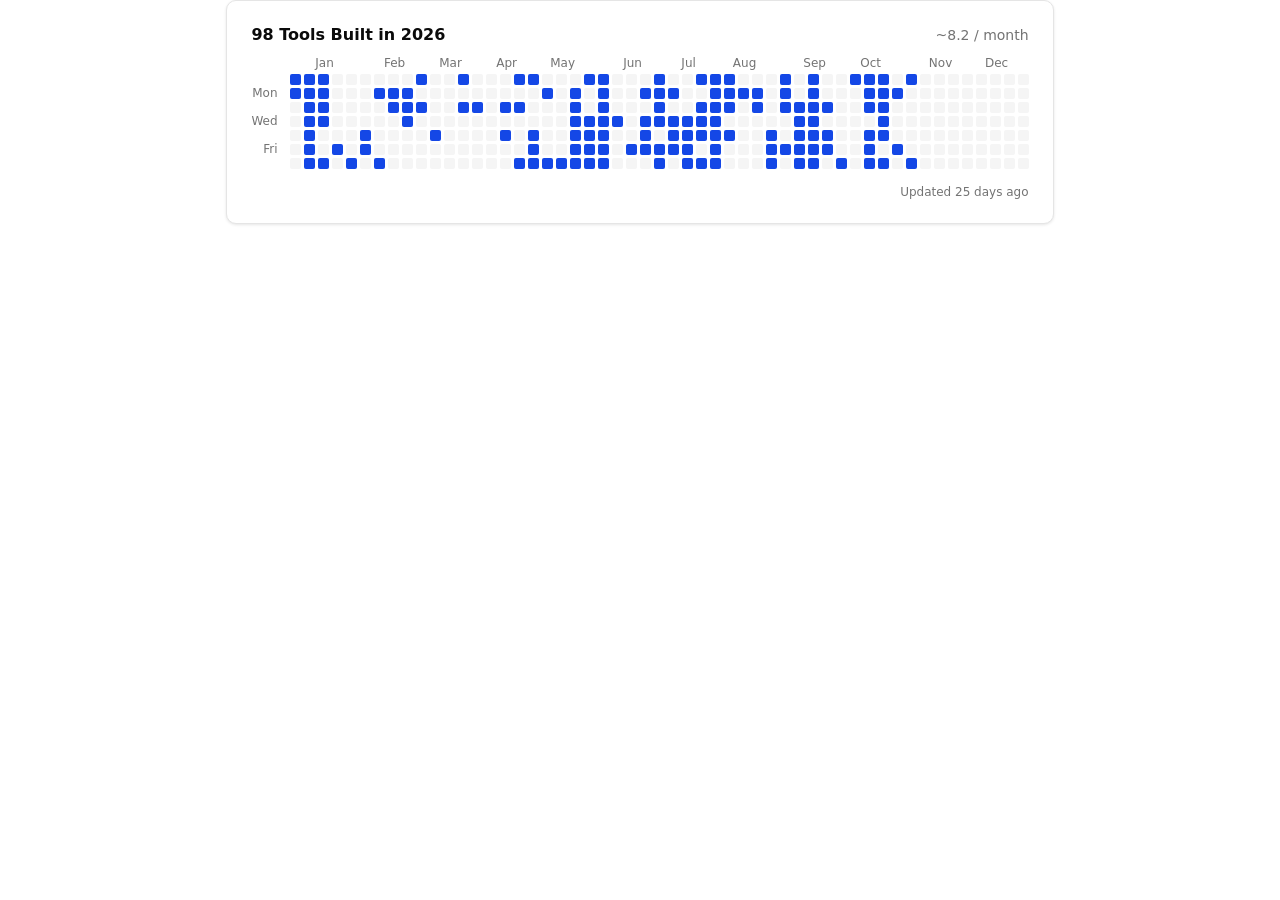
<file: index.html>
<!DOCTYPE html>
<html lang="en">
<head>
    <meta charset="UTF-8">
    <meta name="viewport" content="width=device-width, initial-scale=1.0">
    <title>Workspace Activity Heatmap</title>
    <link rel="stylesheet" href="styles.css?v=2">
</head>
<body>
    <div class="app-container">
        <div class="controls" id="ui-controls">
            <div class="custom-select" id="tooltip-format-select">
                <button class="custom-select-trigger" aria-expanded="false">
                    <span class="custom-select-value">Show Tool Names</span>
                    <svg xmlns="http://www.w3.org/2000/svg" width="24" height="24" viewBox="0 0 24 24" fill="none" stroke="currentColor" stroke-width="2" stroke-linecap="round" stroke-linejoin="round" class="custom-select-icon"><polyline points="6 9 12 15 18 9"></polyline></svg>
                </button>
                <div class="custom-select-content hidden">
                    <div class="custom-select-item" data-value="detailed">
                        <svg class="custom-select-check" xmlns="http://www.w3.org/2000/svg" width="24" height="24" viewBox="0 0 24 24" fill="none" stroke="currentColor" stroke-width="2" stroke-linecap="round" stroke-linejoin="round"><polyline points="20 6 9 17 4 12"></polyline></svg>
                        <span class="custom-select-item-text">Show File Count</span>
                    </div>
                    <div class="custom-select-item active" data-value="tools">
                        <svg class="custom-select-check" xmlns="http://www.w3.org/2000/svg" width="24" height="24" viewBox="0 0 24 24" fill="none" stroke="currentColor" stroke-width="2" stroke-linecap="round" stroke-linejoin="round"><polyline points="20 6 9 17 4 12"></polyline></svg>
                        <span class="custom-select-item-text">Show Tool Names</span>
                    </div>
                    <div class="custom-select-item" data-value="simple">
                        <svg class="custom-select-check" xmlns="http://www.w3.org/2000/svg" width="24" height="24" viewBox="0 0 24 24" fill="none" stroke="currentColor" stroke-width="2" stroke-linecap="round" stroke-linejoin="round"><polyline points="20 6 9 17 4 12"></polyline></svg>
                        <span class="custom-select-item-text">Show Active Status</span>
                    </div>
                </div>
            </div>
            <button id="toggle-theme" class="icon-button" aria-label="Toggle theme">
                <svg class="sun-icon" xmlns="http://www.w3.org/2000/svg" width="20" height="20" viewBox="0 0 24 24" fill="none" stroke="currentColor" stroke-width="2" stroke-linecap="round" stroke-linejoin="round"><circle cx="12" cy="12" r="4"/><path d="M12 2v2"/><path d="M12 20v2"/><path d="m4.93 4.93 1.41 1.41"/><path d="m17.66 17.66 1.41 1.41"/><path d="M2 12h2"/><path d="M20 12h2"/><path d="m6.34 17.66-1.41 1.41"/><path d="m19.07 4.93-1.41 1.41"/></svg>
                <svg class="moon-icon" xmlns="http://www.w3.org/2000/svg" width="20" height="20" viewBox="0 0 24 24" fill="none" stroke="currentColor" stroke-width="2" stroke-linecap="round" stroke-linejoin="round"><path d="M12 3a6 6 0 0 0 9 9 9 9 0 1 1-9-9Z"/></svg>
            </button>
            <button id="toggle-heatmap" class="toggle-button">Show Levels</button>
            <button id="save-framer-btn" class="toggle-button" style="background-color: black; color: white; border-color: black; margin-left: auto;">Save & Update Framer</button>
        </div>
        <div id="save-status" style="display: none; color: #059669; font-size: 14px; text-align: right; margin-top: -8px;"></div>
        
        <div class="heatmap-container heatmap-hidden" id="heatmap-wrapper">
            <div class="heatmap-header">
            <h2 id="contribution-count">0 tools created in the last year</h2>
            <div id="production-rate" class="production-rate">Production rate: 0 tools/month</div>
        </div>
        
        <div class="heatmap-body">
            <div class="weekdays">
                <div class="weekday-label weekday-hidden">Sun</div>
                <div class="weekday-label">Mon</div>
                <div class="weekday-label weekday-hidden">Tue</div>
                <div class="weekday-label">Wed</div>
                <div class="weekday-label weekday-hidden">Thu</div>
                <div class="weekday-label">Fri</div>
                <div class="weekday-label weekday-hidden">Sat</div>
            </div>
            
            <div class="grid-scroll">
                <div class="months" id="months-container">
                    <!-- Months dynamically added -->
                </div>
                <div class="grid" id="heatmap-grid">
                    <!-- Days dynamically added -->
                </div>
            </div>
        </div>

        <div class="heatmap-footer">
            <div id="last-updated" class="last-updated">Updated: just now</div>
            <div class="legend-container">
                <span>Less</span>
                <div class="legend-scale">
                    <div class="legend-box level-0"></div>
                    <div class="legend-box level-1"></div>
                    <div class="legend-box level-2"></div>
                    <div class="legend-box level-3"></div>
                    <div class="legend-box level-4"></div>
                </div>
                <span>More</span>
            </div>
        </div>
    </div>
    </div>

    <!-- Tooltip -->
    <div id="tooltip" class="tooltip hidden"></div>

    <!-- Data and Script -->
    <script src="activity-data.js?v=2"></script>
    <script src="script.js?v=2"></script>
</body>
</html>
</file>
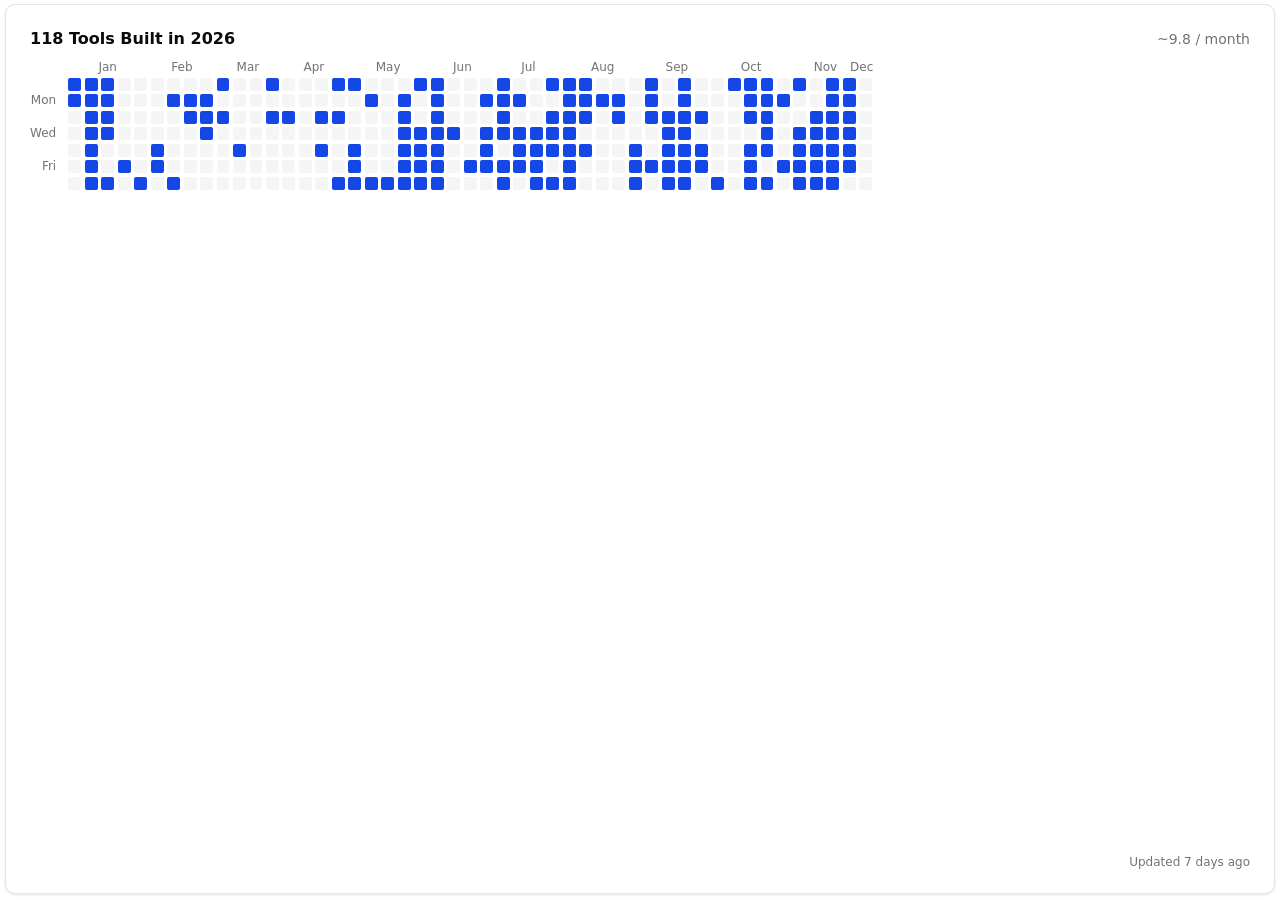
<file: v2/index.html>
<!DOCTYPE html>
<html lang="en">
<head>
    <meta charset="UTF-8">
    <meta name="viewport" content="width=device-width, initial-scale=1.0">
    <title>Workspace Activity Heatmap</title>
    <link rel="stylesheet" href="styles.css?v=9">
</head>
<body>
    <div class="app-container">
        <div class="controls" id="ui-controls">
            <div class="custom-select" id="tooltip-format-select">
                <button class="custom-select-trigger" aria-expanded="false">
                    <span class="custom-select-value">Show Tool Names</span>
                    <svg xmlns="http://www.w3.org/2000/svg" width="24" height="24" viewBox="0 0 24 24" fill="none" stroke="currentColor" stroke-width="2" stroke-linecap="round" stroke-linejoin="round" class="custom-select-icon"><polyline points="6 9 12 15 18 9"></polyline></svg>
                </button>
                <div class="custom-select-content hidden">
                    <div class="custom-select-item" data-value="detailed">
                        <svg class="custom-select-check" xmlns="http://www.w3.org/2000/svg" width="24" height="24" viewBox="0 0 24 24" fill="none" stroke="currentColor" stroke-width="2" stroke-linecap="round" stroke-linejoin="round"><polyline points="20 6 9 17 4 12"></polyline></svg>
                        <span class="custom-select-item-text">Show File Count</span>
                    </div>
                    <div class="custom-select-item active" data-value="tools">
                        <svg class="custom-select-check" xmlns="http://www.w3.org/2000/svg" width="24" height="24" viewBox="0 0 24 24" fill="none" stroke="currentColor" stroke-width="2" stroke-linecap="round" stroke-linejoin="round"><polyline points="20 6 9 17 4 12"></polyline></svg>
                        <span class="custom-select-item-text">Show Tool Names</span>
                    </div>
                    <div class="custom-select-item" data-value="simple">
                        <svg class="custom-select-check" xmlns="http://www.w3.org/2000/svg" width="24" height="24" viewBox="0 0 24 24" fill="none" stroke="currentColor" stroke-width="2" stroke-linecap="round" stroke-linejoin="round"><polyline points="20 6 9 17 4 12"></polyline></svg>
                        <span class="custom-select-item-text">Show Active Status</span>
                    </div>
                </div>
            </div>
            <button id="toggle-theme" class="icon-button" aria-label="Toggle theme">
                <svg class="sun-icon" xmlns="http://www.w3.org/2000/svg" width="20" height="20" viewBox="0 0 24 24" fill="none" stroke="currentColor" stroke-width="2" stroke-linecap="round" stroke-linejoin="round"><circle cx="12" cy="12" r="4"/><path d="M12 2v2"/><path d="M12 20v2"/><path d="m4.93 4.93 1.41 1.41"/><path d="m17.66 17.66 1.41 1.41"/><path d="M2 12h2"/><path d="M20 12h2"/><path d="m6.34 17.66-1.41 1.41"/><path d="m19.07 4.93-1.41 1.41"/></svg>
                <svg class="moon-icon" xmlns="http://www.w3.org/2000/svg" width="20" height="20" viewBox="0 0 24 24" fill="none" stroke="currentColor" stroke-width="2" stroke-linecap="round" stroke-linejoin="round"><path d="M12 3a6 6 0 0 0 9 9 9 9 0 1 1-9-9Z"/></svg>
            </button>
            <button id="toggle-heatmap" class="toggle-button">Show Levels</button>
            <button id="toggle-folders" class="toggle-button" aria-expanded="false">Folders (<span id="folders-count">0</span>)</button>
            <button id="save-framer-btn" class="toggle-button" style="background-color: black; color: white; border-color: black; margin-left: auto;">Save & Update Framer</button>
        </div>
        <div id="folders-panel" class="folders-panel hidden">
            <div class="folders-panel-header">
                <div>
                    <div class="folders-panel-title">Workspace Folders to Scan</div>
                    <div class="folders-panel-subtitle">Each subfolder inside these folders counts as a tool.</div>
                </div>
                <button id="rescan-folders-btn" type="button" class="toggle-button folders-rescan-btn">Rescan</button>
            </div>
            <div id="folders-list" class="folders-list"></div>
            <div class="folders-add-row">
                <input id="folder-path-input" type="text" class="folder-input" placeholder="Paste folder path (e.g. D:\Projects)" />
                <button id="browse-folder-btn" type="button" class="toggle-button">Browse...</button>
                <button id="add-folder-btn" type="button" class="toggle-button folder-add-btn">Add Folder</button>
            </div>
            <div id="folders-error" class="folders-error hidden"></div>
        </div>
        <div id="save-status" style="display: none; color: #059669; font-size: 14px; text-align: right; margin-top: -8px;"></div>
        
        <div class="heatmap-container heatmap-hidden" id="heatmap-wrapper">
            <div class="heatmap-header">
            <h2 id="contribution-count">0 tools created in the last year</h2>
            <div id="production-rate" class="production-rate">Production rate: 0 tools/month</div>
        </div>
        
        <div class="heatmap-body">
            <div class="weekdays">
                <div class="weekday-label weekday-hidden">Sun</div>
                <div class="weekday-label">Mon</div>
                <div class="weekday-label weekday-hidden">Tue</div>
                <div class="weekday-label">Wed</div>
                <div class="weekday-label weekday-hidden">Thu</div>
                <div class="weekday-label">Fri</div>
                <div class="weekday-label weekday-hidden">Sat</div>
            </div>
            
            <div class="grid-column">
                <div class="grid-scroll" id="grid-scroll">
                    <div class="months" id="months-container">
                        <!-- Months dynamically added -->
                    </div>
                    <div class="grid" id="heatmap-grid">
                        <!-- Days dynamically added -->
                    </div>
                </div>
                <div class="scroll-indicator hidden" id="scroll-indicator" aria-hidden="true">
                    <div class="scroll-indicator-thumb" id="scroll-indicator-thumb"></div>
                </div>
            </div>
        </div>

        <div class="heatmap-footer">
            <div id="last-updated" class="last-updated">Updated: just now</div>
            <div class="legend-container">
                <span>Less</span>
                <div class="legend-scale">
                    <div class="legend-box level-0"></div>
                    <div class="legend-box level-1"></div>
                    <div class="legend-box level-2"></div>
                    <div class="legend-box level-3"></div>
                    <div class="legend-box level-4"></div>
                </div>
                <span>More</span>
            </div>
        </div>
    </div>
    </div>

    <!-- Tooltip -->
    <div id="tooltip" class="tooltip hidden"></div>

    <!-- Data and Script -->
    <script src="activity-data.js?v=9"></script>
    <script src="script.js?v=9"></script>
</body>
</html>
</file>
<file: styles.css>
:root {
  /* Colors */
  --background: oklch(1 0 0);
  --foreground: oklch(0.145 0 0);
  --card: oklch(1 0 0);
  --card-foreground: oklch(0.145 0 0);
  --popover: oklch(1 0 0);
  --popover-foreground: oklch(0.145 0 0);
  --primary: oklch(0.488 0.243 264.376);
  --primary-foreground: oklch(0.97 0.014 254.604);
  --secondary: oklch(0.967 0.001 286.375);
  --secondary-foreground: oklch(0.21 0.006 285.885);
  --muted: oklch(0.97 0 0);
  --muted-foreground: oklch(0.556 0 0);
  --accent: oklch(0.97 0 0);
  --accent-foreground: oklch(0.205 0 0);
  --border: oklch(0.922 0 0);
  --input: oklch(0.922 0 0);
  --ring: oklch(0.708 0 0);
  --radius: 0.625rem;

  /* Typography */
  --text-xs: 0.75rem;     /* 12px */
  --text-sm: 0.875rem;    /* 14px */
  --text-base: 1rem;      /* 16px */
  --text-lg: 1.125rem;    /* 18px */
  --text-xl: 1.25rem;     /* 20px */
  --font-regular: 400;
  --font-medium: 500;
  --font-semibold: 600;

  /* Heatmap */
  --cell-size: 11px;
  --cell-gap: 3px;
  --level-0: var(--muted);
  --level-1: color-mix(in oklch, var(--primary) 25%, transparent);
  --level-2: color-mix(in oklch, var(--primary) 50%, transparent);
  --level-3: color-mix(in oklch, var(--primary) 75%, transparent);
  --level-4: var(--primary);
}

.dark {
  --background: oklch(0.145 0 0);
  --foreground: oklch(0.985 0 0);
  --card: oklch(0.205 0 0);
  --card-foreground: oklch(0.985 0 0);
  --popover: oklch(0.205 0 0);
  --popover-foreground: oklch(0.985 0 0);
  --primary: oklch(0.7 0.199 265.638);
  --primary-foreground: oklch(0.97 0.014 254.604);
  --secondary: oklch(0.274 0.006 286.033);
  --secondary-foreground: oklch(0.985 0 0);
  --muted: oklch(0.269 0 0);
  --muted-foreground: oklch(0.708 0 0);
  --accent: oklch(0.269 0 0);
  --accent-foreground: oklch(0.985 0 0);
  --border: oklch(1 0 0 / 10%);
  --input: oklch(1 0 0 / 15%);
  --ring: oklch(0.556 0 0);

  /* Heatmap Dark Mode Overrides */
  --level-0: var(--muted);
  --level-1: color-mix(in oklch, var(--primary) 25%, transparent);
  --level-2: color-mix(in oklch, var(--primary) 50%, transparent);
  --level-3: color-mix(in oklch, var(--primary) 75%, transparent);
  --level-4: var(--primary);
}

* {
    box-sizing: border-box;
    margin: 0;
    padding: 0;
}

body {
    background-color: transparent; /* Let Framer's background show through */
    color: var(--foreground);
    font-family: "Inter", "Roboto", system-ui, sans-serif;
    padding: 0;
    margin: 0;
    overflow: hidden; /* Hide nasty iframe vertical scrollbars */
}

.app-container {
    display: flex;
    flex-direction: column;
    gap: 16px;
    width: fit-content;
    max-width: 100%;
    margin: 0 auto;
}

/* Hide the ugly default scrollbar on the heatmap container but keep it scrollable */
.heatmap-container::-webkit-scrollbar {
    display: none;
}
.heatmap-container {
    -ms-overflow-style: none;  /* IE and Edge */
    scrollbar-width: none;  /* Firefox */
    max-width: 100%;
    margin: 0 auto;
}

/* Local Development Mode (Applied via JS when viewed locally) */
body.local-mode {
    display: flex;
    flex-direction: column;
    justify-content: center;
    padding: 24px;
    min-height: 100vh;
    background-color: var(--background);
}

.controls {
    display: flex;
    justify-content: flex-end;
    gap: 12px;
}

/* Button variant="outline" styling as per design system */
.toggle-button {
    background-color: var(--background);
    color: var(--foreground);
    border: 1px solid var(--border);
    padding: 0.5rem 1rem;
    font-size: var(--text-sm);
    font-weight: var(--font-medium);
    border-radius: var(--radius);
    cursor: pointer;
    transition: 0.2s;
    outline: none;
}

.toggle-button:hover {
    background-color: var(--accent);
    color: var(--accent-foreground);
}

.toggle-button:focus-visible {
    border-color: var(--ring);
    box-shadow: 0 0 0 3px color-mix(in srgb, var(--ring) 50%, transparent);
}

/* Icon Button Styling for Theme Toggle */
.icon-button {
    display: inline-flex;
    align-items: center;
    justify-content: center;
    border-radius: var(--radius);
    height: 2.5rem;
    width: 2.5rem;
    background-color: transparent;
    color: var(--foreground);
    border: 1px solid var(--input);
    cursor: pointer;
    transition: 0.2s;
    outline: none;
    flex-shrink: 0;
}
.icon-button:hover {
    background-color: var(--accent);
    color: var(--accent-foreground);
}
.icon-button:focus-visible {
    box-shadow: 0 0 0 2px var(--background), 0 0 0 4px var(--ring);
}
/* Sun/Moon Icon Swapping Logic */
body:not(.dark) .moon-icon {
    display: none;
}
body.dark .sun-icon {
    display: none;
}

/* Custom Select Component (Shadcn Style) */
.custom-select {
    position: relative;
    width: 200px;
}
.custom-select-trigger {
    display: flex;
    height: 2.5rem;
    width: 100%;
    align-items: center;
    justify-content: space-between;
    border-radius: var(--radius);
    border: 1px solid var(--input);
    background-color: var(--background);
    padding: 0.5rem 0.75rem;
    font-size: var(--text-sm);
    color: var(--foreground);
    cursor: pointer;
    outline: none;
}
.custom-select-trigger:focus-visible {
    box-shadow: 0 0 0 2px var(--background), 0 0 0 4px var(--ring);
}
.custom-select-icon {
    width: 1rem;
    height: 1rem;
    opacity: 0.5;
}
.custom-select-content {
    position: absolute;
    top: calc(100% + 4px);
    left: 0;
    width: 100%;
    z-index: 50;
    border-radius: var(--radius);
    border: 1px solid var(--border);
    background-color: var(--popover);
    color: var(--popover-foreground);
    box-shadow: 0 4px 6px -1px rgba(0, 0, 0, 0.1);
    padding: 0.25rem;
}
.custom-select-item {
    position: relative;
    display: flex;
    width: 100%;
    cursor: default;
    user-select: none;
    align-items: center;
    border-radius: calc(var(--radius) - 2px);
    /* padding: top right bottom left -> Extra padding on the right for the checkmark */
    padding: 0.375rem 2rem 0.375rem 0.5rem;
    font-size: var(--text-sm);
    outline: none;
}
.custom-select-item:hover {
    background-color: var(--accent);
    color: var(--accent-foreground);
}
.custom-select-check {
    position: absolute;
    right: 0.5rem;
    width: 1rem;
    height: 1rem;
    display: none; /* hidden by default */
}
.custom-select-item.active .custom-select-check {
    display: block; /* show checkmark if active */
}

.heatmap-container {
    background-color: var(--card);
    color: var(--card-foreground);
    border: 1px solid var(--border);
    border-radius: var(--radius);
    padding: 24px;
    box-shadow: 0 1px 3px rgba(0,0,0,0.1);
    max-width: 100%;
    overflow-x: auto;
}

.heatmap-header {
    display: flex;
    justify-content: space-between;
    align-items: center;
    margin-bottom: 12px;
}

#contribution-count {
    font-size: var(--text-base);
    font-weight: var(--font-semibold);
}

.production-rate {
    font-size: var(--text-sm);
    color: var(--muted-foreground);
}

.heatmap-body {
    display: flex;
    gap: 8px;
    position: relative;
}

.weekdays {
    display: grid;
    grid-template-rows: repeat(7, var(--cell-size));
    gap: var(--cell-gap);
    margin-top: 18px; /* Offset for month labels */
    font-size: var(--text-xs);
    color: var(--muted-foreground);
    text-align: right;
    padding-right: 4px;
}

.weekday-label {
    line-height: var(--cell-size);
}

.weekday-hidden {
    visibility: hidden;
}

.grid-scroll {
    display: flex;
    flex-direction: column;
}

.months {
    display: flex;
    font-size: var(--text-xs);
    color: var(--muted-foreground);
    margin-bottom: 4px;
    position: relative;
    height: 14px;
}

.month-label {
    position: absolute;
}

.grid {
    display: grid;
    grid-auto-flow: column;
    grid-template-rows: repeat(7, var(--cell-size));
    grid-auto-columns: var(--cell-size);
    gap: var(--cell-gap);
}

.cell {
    width: var(--cell-size);
    height: var(--cell-size);
    border-radius: 2px;
}

.level-0 { 
    background-color: var(--level-0);
}
.level-1 { background-color: var(--level-1); }
.level-2 { background-color: var(--level-2); }
.level-3 { background-color: var(--level-3); }
.level-4 { background-color: var(--level-4); }

.heatmap-footer {
    display: flex;
    justify-content: space-between;
    align-items: center;
    margin-top: 16px;
    font-size: var(--text-xs);
    color: var(--muted-foreground);
}

.legend-container {
    display: flex;
    align-items: center;
    gap: 6px;
    transition: opacity 0.2s;
}

.legend-scale {
    display: flex;
    gap: 3px;
}

.legend-box {
    width: var(--cell-size);
    height: var(--cell-size);
    border-radius: 2px;
}

/* Tooltip styled as Popover/Tooltip from design system */
.tooltip {
    position: absolute;
    background-color: var(--foreground);
    color: var(--background);
    border: none;
    padding: 0.5rem 0.75rem;
    border-radius: var(--radius);
    font-size: var(--text-xs);
    pointer-events: none;
    z-index: 100;
    white-space: pre-wrap;
    text-align: center;
    transform: translate(-50%, -100%);
    margin-top: -8px;
    box-shadow: 0 4px 12px rgba(0,0,0,0.1);
}

/* The Triangle Arrow Hack */
.tooltip::after {
    content: "";
    position: absolute;
    top: 100%; /* Position right at the bottom edge */
    left: 50%; /* Center horizontally */
    /* Radix SVG arrow is exactly 10px wide and 5px tall. 
       A 7x7 square rotated 45deg creates exactly a 10px base and 5px height! */
    width: 7px;
    height: 7px;
    background-color: var(--foreground);
    /* Center it perfectly on the bottom edge, then rotate 45deg to make a diamond */
    transform: translate(-50%, -50%) rotate(45deg);
    /* Only round the bottom-right corner (which becomes the downward tip after rotation) */
    /* This keeps the attaching sides perfectly sharp so they merge seamlessly! */
    border-radius: 0 0 2px 0;
    /* Push it behind the tooltip background so it doesn't overlap text */
    z-index: -1;
}

.hidden {
    display: none;
}

/* Unified Heatmap Mode (Toggle State) */
.heatmap-hidden .cell:not(.level-0) {
    background-color: var(--level-4) !important;
}

.heatmap-hidden .legend-container {
    display: none;
}

.heatmap-hidden .last-updated {
    margin-left: auto;
}

/* Responsiveness for Tablet and Mobile */
@media (max-width: 768px) {
    .app-container {
        width: 100%;
        max-width: 100%;
    }
    .controls {
        flex-wrap: wrap;
        justify-content: flex-start;
    }
    .custom-select {
        width: 100%;
        margin-right: 0 !important;
        margin-bottom: 8px;
    }
    .heatmap-container {
        padding: 16px;
    }
    .heatmap-header {
        flex-direction: column;
        align-items: flex-start;
        gap: 4px;
    }
    .heatmap-footer {
        flex-direction: column-reverse;
        align-items: flex-start;
        gap: 12px;
    }
    .heatmap-hidden .last-updated {
        margin-left: 0;
    }
    .heatmap-body {
        padding-bottom: 12px;
    }
    /* Smooth momentum scrolling for iOS/Touch devices */
    .heatmap-container {
        -webkit-overflow-scrolling: touch;
    }
}
</file>
<file: v2/styles.css>
:root {
  /* Colors */
  --background: oklch(1 0 0);
  --foreground: oklch(0.145 0 0);
  --card: oklch(1 0 0);
  --card-foreground: oklch(0.145 0 0);
  --popover: oklch(1 0 0);
  --popover-foreground: oklch(0.145 0 0);
  --primary: oklch(0.488 0.243 264.376);
  --primary-foreground: oklch(0.97 0.014 254.604);
  --secondary: oklch(0.967 0.001 286.375);
  --secondary-foreground: oklch(0.21 0.006 285.885);
  --muted: oklch(0.97 0 0);
  --muted-foreground: oklch(0.556 0 0);
  --accent: oklch(0.97 0 0);
  --accent-foreground: oklch(0.205 0 0);
  --border: oklch(0.922 0 0);
  --input: oklch(0.922 0 0);
  --ring: oklch(0.708 0 0);
  --radius: 0.625rem;

  /* Typography */
  --text-xs: 0.75rem;     /* 12px */
  --text-sm: 0.875rem;    /* 14px */
  --text-base: 1rem;      /* 16px */
  --text-lg: 1.125rem;    /* 18px */
  --text-xl: 1.25rem;     /* 20px */
  --font-regular: 400;
  --font-medium: 500;
  --font-semibold: 600;

  /* Heatmap */
  --cell-size: 11px;
  --cell-gap: 3px;
  --level-0: var(--muted);
  --level-1: color-mix(in oklch, var(--primary) 25%, transparent);
  --level-2: color-mix(in oklch, var(--primary) 50%, transparent);
  --level-3: color-mix(in oklch, var(--primary) 75%, transparent);
  --level-4: var(--primary);
}

.dark {
  --background: oklch(0.145 0 0);
  --foreground: oklch(0.985 0 0);
  --card: oklch(0.205 0 0);
  --card-foreground: oklch(0.985 0 0);
  --popover: oklch(0.205 0 0);
  --popover-foreground: oklch(0.985 0 0);
  --primary: oklch(0.7 0.199 265.638);
  --primary-foreground: oklch(0.97 0.014 254.604);
  --secondary: oklch(0.274 0.006 286.033);
  --secondary-foreground: oklch(0.985 0 0);
  --muted: oklch(0.269 0 0);
  --muted-foreground: oklch(0.708 0 0);
  --accent: oklch(0.269 0 0);
  --accent-foreground: oklch(0.985 0 0);
  --border: oklch(1 0 0 / 10%);
  --input: oklch(1 0 0 / 15%);
  --ring: oklch(0.556 0 0);

  /* Heatmap Dark Mode Overrides */
  --level-0: var(--muted);
  --level-1: color-mix(in oklch, var(--primary) 25%, transparent);
  --level-2: color-mix(in oklch, var(--primary) 50%, transparent);
  --level-3: color-mix(in oklch, var(--primary) 75%, transparent);
  --level-4: var(--primary);
}

* {
    box-sizing: border-box;
    margin: 0;
    padding: 0;
}

html,
body {
    margin: 0;
    padding: 0;
    width: 100%;
    height: 100%;
}

body {
    background-color: transparent; /* Let Framer's background show through */
    color: var(--foreground);
    font-family: "Inter", "Roboto", system-ui, sans-serif;
    overflow: hidden; /* Hide nasty iframe vertical scrollbars */
}

body:not(.local-mode) {
    padding: 4px 5px 6px 5px; /* Enough clearance so card box-shadow never clips at iframe edges */
    height: 100%;
    box-sizing: border-box;
}

body:not(.local-mode) #ui-controls,
body:not(.local-mode) #folders-panel,
body:not(.local-mode) #save-status {
    display: none !important;
}

body:not(.local-mode) .app-container {
    width: 100%;
    max-width: 100%;
    height: 100%;
    margin: 0;
}

.app-container {
    display: flex;
    flex-direction: column;
    gap: 16px;
    width: 100%;
    max-width: 100%;
    margin: 0 auto;
}

/* Hide the default scrollbar on the horizontal grid scroller while keeping touch/drag scroll */
.grid-scroll::-webkit-scrollbar {
    display: none;
}
.grid-scroll {
    -ms-overflow-style: none;  /* IE and Edge */
    scrollbar-width: none;  /* Firefox */
    -webkit-overflow-scrolling: touch;
}

/* Local Development Mode (Applied via JS when viewed locally) */
body.local-mode {
    display: flex;
    flex-direction: column;
    justify-content: center;
    padding: 24px;
    min-height: 100vh;
    background-color: var(--background);
}

body.local-mode .app-container {
    max-width: 1000px;
}

.controls {
    display: flex;
    justify-content: flex-end;
    gap: 12px;
}

/* Button variant="outline" styling as per design system */
.toggle-button {
    background-color: var(--background);
    color: var(--foreground);
    border: 1px solid var(--border);
    padding: 0.5rem 1rem;
    font-size: var(--text-sm);
    font-weight: var(--font-medium);
    border-radius: var(--radius);
    cursor: pointer;
    transition: 0.2s;
    outline: none;
}

.toggle-button:hover {
    background-color: var(--accent);
    color: var(--accent-foreground);
}

.toggle-button:focus-visible {
    border-color: var(--ring);
    box-shadow: 0 0 0 3px color-mix(in srgb, var(--ring) 50%, transparent);
}

/* Icon Button Styling for Theme Toggle */
.icon-button {
    display: inline-flex;
    align-items: center;
    justify-content: center;
    border-radius: var(--radius);
    height: 2.5rem;
    width: 2.5rem;
    background-color: transparent;
    color: var(--foreground);
    border: 1px solid var(--input);
    cursor: pointer;
    transition: 0.2s;
    outline: none;
    flex-shrink: 0;
}
.icon-button:hover {
    background-color: var(--accent);
    color: var(--accent-foreground);
}
.icon-button:focus-visible {
    box-shadow: 0 0 0 2px var(--background), 0 0 0 4px var(--ring);
}
/* Sun/Moon Icon Swapping Logic */
body:not(.dark) .moon-icon {
    display: none;
}
body.dark .sun-icon {
    display: none;
}

/* Custom Select Component (Shadcn Style) */
.custom-select {
    position: relative;
    width: 200px;
}
.custom-select-trigger {
    display: flex;
    height: 2.5rem;
    width: 100%;
    align-items: center;
    justify-content: space-between;
    border-radius: var(--radius);
    border: 1px solid var(--input);
    background-color: var(--background);
    padding: 0.5rem 0.75rem;
    font-size: var(--text-sm);
    color: var(--foreground);
    cursor: pointer;
    outline: none;
}
.custom-select-trigger:focus-visible {
    box-shadow: 0 0 0 2px var(--background), 0 0 0 4px var(--ring);
}
.custom-select-icon {
    width: 1rem;
    height: 1rem;
    opacity: 0.5;
}
.custom-select-content {
    position: absolute;
    top: calc(100% + 4px);
    left: 0;
    width: 100%;
    z-index: 50;
    border-radius: var(--radius);
    border: 1px solid var(--border);
    background-color: var(--popover);
    color: var(--popover-foreground);
    box-shadow: 0 4px 6px -1px rgba(0, 0, 0, 0.1);
    padding: 0.25rem;
}
.custom-select-item {
    position: relative;
    display: flex;
    width: 100%;
    cursor: default;
    user-select: none;
    align-items: center;
    border-radius: calc(var(--radius) - 2px);
    /* padding: top right bottom left -> Extra padding on the right for the checkmark */
    padding: 0.375rem 2rem 0.375rem 0.5rem;
    font-size: var(--text-sm);
    outline: none;
}
.custom-select-item:hover {
    background-color: var(--accent);
    color: var(--accent-foreground);
}
.custom-select-check {
    position: absolute;
    right: 0.5rem;
    width: 1rem;
    height: 1rem;
    display: none; /* hidden by default */
}
.custom-select-item.active .custom-select-check {
    display: block; /* show checkmark if active */
}

.heatmap-container {
    background-color: var(--card);
    color: var(--card-foreground);
    border: 1px solid var(--border);
    border-radius: var(--radius);
    padding: 24px;
    box-shadow: 0 1px 3px rgba(0,0,0,0.1);
    width: 100%;
    max-width: 100%;
    margin: 0 auto;
    overflow: hidden;
    box-sizing: border-box;
    display: flex;
    flex-direction: column;
    justify-content: space-between;
}

body:not(.local-mode) .heatmap-container {
    height: 100%;
}

.heatmap-header {
    display: flex;
    justify-content: space-between;
    align-items: baseline;
    flex-wrap: wrap;
    gap: 2px 16px;
    margin-bottom: 12px;
    width: 100%;
}

#contribution-count {
    font-size: var(--text-base);
    font-weight: var(--font-semibold);
    white-space: nowrap;
}

.production-rate {
    font-size: var(--text-sm);
    color: var(--muted-foreground);
    white-space: nowrap;
}

.heatmap-body {
    display: flex;
    gap: 8px;
    align-items: flex-start;
    position: relative;
    width: 100%;
    flex: 1;
    min-height: 0;
}

.weekdays {
    flex-shrink: 0;
    display: grid;
    grid-template-rows: repeat(7, var(--cell-size));
    gap: var(--cell-gap);
    margin-top: 18px; /* Offset for month labels */
    font-size: var(--text-xs);
    color: var(--muted-foreground);
    text-align: right;
    padding-right: 4px;
}

.weekday-label {
    line-height: var(--cell-size);
}

.weekday-hidden {
    visibility: hidden;
}

.grid-column {
    min-width: 0;
    width: 100%;
    flex: 1;
    display: flex;
    flex-direction: column;
}

.grid-scroll {
    width: 100%;
    display: flex;
    flex-direction: column;
    overflow-x: auto;
    overflow-y: hidden;
}

.scroll-indicator {
    margin-top: 8px;
    height: 4px;
    width: 100%;
    border-radius: 999px;
    background-color: var(--muted);
    position: relative;
    overflow: hidden;
    cursor: pointer;
    touch-action: none;
}

.scroll-indicator-thumb {
    position: absolute;
    top: 0;
    left: 0;
    height: 100%;
    border-radius: 999px;
    background-color: color-mix(in oklch, var(--muted-foreground) 45%, transparent);
    transition: background-color 0.15s;
}

.scroll-indicator:hover .scroll-indicator-thumb {
    background-color: color-mix(in oklch, var(--muted-foreground) 65%, transparent);
}

.months {
    display: flex;
    font-size: var(--text-xs);
    color: var(--muted-foreground);
    margin-bottom: 4px;
    position: relative;
    height: 14px;
}

.month-label {
    position: absolute;
    white-space: nowrap;
    line-height: 14px;
}

.grid {
    width: max-content;
    display: grid;
    grid-auto-flow: column;
    grid-template-rows: repeat(7, var(--cell-size));
    grid-auto-columns: var(--cell-size);
    gap: var(--cell-gap);
}

.cell {
    width: var(--cell-size);
    height: var(--cell-size);
    border-radius: 2px;
}

.level-0 { 
    background-color: var(--level-0);
}
.level-1 { background-color: var(--level-1); }
.level-2 { background-color: var(--level-2); }
.level-3 { background-color: var(--level-3); }
.level-4 { background-color: var(--level-4); }

.heatmap-footer {
    display: flex;
    justify-content: space-between;
    align-items: center;
    margin-top: 16px;
    font-size: var(--text-xs);
    color: var(--muted-foreground);
    width: 100%;
}

.legend-container {
    display: flex;
    align-items: center;
    gap: 6px;
    transition: opacity 0.2s;
}

.legend-scale {
    display: flex;
    gap: 3px;
}

.legend-box {
    width: var(--cell-size);
    height: var(--cell-size);
    border-radius: 2px;
}

/* Tooltip styled as Popover/Tooltip from design system */
.tooltip {
    position: fixed;
    width: max-content;
    max-width: min(260px, calc(100vw - 16px));
    background-color: var(--foreground);
    color: var(--background);
    border: none;
    padding: 0.5rem 0.75rem;
    border-radius: var(--radius);
    font-size: var(--text-xs);
    pointer-events: none;
    z-index: 100;
    white-space: pre-wrap;
    text-align: center;
    transform: translate(-50%, -100%);
    margin-top: -8px;
    box-shadow: 0 4px 12px rgba(0,0,0,0.1);
}

/* The Triangle Arrow Hack */
.tooltip::after {
    content: "";
    position: absolute;
    top: 100%; /* Position right at the bottom edge */
    left: var(--arrow-left, 50%); /* Center horizontally or follow clamped target */
    /* Radix SVG arrow is exactly 10px wide and 5px tall. 
       A 7x7 square rotated 45deg creates exactly a 10px base and 5px height! */
    width: 7px;
    height: 7px;
    background-color: var(--foreground);
    /* Center it perfectly on the bottom edge, then rotate 45deg to make a diamond */
    transform: translate(-50%, -50%) rotate(45deg);
    /* Only round the bottom-right corner (which becomes the downward tip after rotation) */
    /* This keeps the attaching sides perfectly sharp so they merge seamlessly! */
    border-radius: 0 0 2px 0;
    /* Push it behind the tooltip background so it doesn't overlap text */
    z-index: -1;
}

.hidden {
    display: none;
}

/* Unified Heatmap Mode (Toggle State) */
.heatmap-hidden .cell:not(.level-0) {
    background-color: var(--level-4) !important;
}

.heatmap-hidden .legend-container {
    display: none;
}

.heatmap-hidden .last-updated {
    margin-left: auto;
}

/* Responsiveness for Tablet and Mobile */
@media (max-width: 768px) {
    .app-container {
        width: 100%;
        max-width: 100%;
    }
    .controls {
        flex-wrap: wrap;
        justify-content: flex-start;
    }
    .custom-select {
        width: 100%;
        margin-right: 0 !important;
        margin-bottom: 8px;
    }
    .heatmap-container {
        width: 100%;
        max-width: 100%;
        padding: 16px;
    }
    .heatmap-header {
        gap: 2px 12px;
        margin-bottom: 12px;
    }
    .heatmap-footer {
        flex-wrap: wrap-reverse;
        justify-content: space-between;
        margin-top: 14px;
        gap: 8px;
    }
    .heatmap-body {
        gap: 6px;
        padding-bottom: 0;
    }
}

/* Custom Cursor Hide Utility (used with ?cursor=none) */
html.hide-cursor,
body.hide-cursor,
.hide-cursor * {
    cursor: none !important;
}

/* Local Scan Folders Manager */
.folders-panel {
    background-color: var(--card);
    color: var(--card-foreground);
    border: 1px solid var(--border);
    border-radius: var(--radius);
    padding: 16px;
    box-shadow: 0 1px 3px rgba(0, 0, 0, 0.08);
    display: flex;
    flex-direction: column;
    gap: 12px;
}

.folders-panel.hidden {
    display: none;
}

.folders-panel-header {
    display: flex;
    align-items: center;
    justify-content: space-between;
    gap: 12px;
}

.folders-panel-title {
    font-size: var(--text-sm);
    font-weight: var(--font-semibold);
}

.folders-panel-subtitle {
    font-size: var(--text-xs);
    color: var(--muted-foreground);
    margin-top: 2px;
}

.folders-rescan-btn {
    padding: 0.375rem 0.75rem;
    font-size: var(--text-xs);
}

.folders-list {
    display: flex;
    flex-direction: column;
    gap: 8px;
}

.folders-empty {
    font-size: var(--text-xs);
    color: var(--muted-foreground);
    padding: 10px 12px;
    border: 1px dashed var(--border);
    border-radius: calc(var(--radius) - 2px);
}

.folder-row {
    display: flex;
    align-items: center;
    justify-content: space-between;
    gap: 12px;
    padding: 8px 10px;
    background-color: var(--muted);
    border: 1px solid var(--border);
    border-radius: calc(var(--radius) - 2px);
}

.folder-info {
    min-width: 0;
    flex: 1;
    display: flex;
    align-items: center;
    gap: 8px;
}

.folder-path {
    font-family: ui-monospace, SFMono-Regular, Menlo, Consolas, monospace;
    font-size: var(--text-xs);
    color: var(--foreground);
    overflow: hidden;
    text-overflow: ellipsis;
    white-space: nowrap;
}

.folder-badge {
    flex-shrink: 0;
    font-size: 11px;
    padding: 2px 6px;
    border-radius: 999px;
    background-color: var(--background);
    color: var(--muted-foreground);
    border: 1px solid var(--border);
}

.folder-badge.missing {
    color: #dc2626;
    border-color: rgba(220, 38, 38, 0.35);
}

.folder-remove-btn {
    flex-shrink: 0;
    padding: 0.25rem 0.6rem;
    font-size: var(--text-xs);
}

.folders-add-row {
    display: flex;
    gap: 8px;
    flex-wrap: wrap;
}

.folder-input {
    flex: 1;
    min-width: 220px;
    height: 2.25rem;
    border-radius: var(--radius);
    border: 1px solid var(--input);
    background-color: var(--background);
    color: var(--foreground);
    padding: 0 0.75rem;
    font-size: var(--text-sm);
    outline: none;
}

.folder-input:focus {
    border-color: var(--ring);
    box-shadow: 0 0 0 2px color-mix(in srgb, var(--ring) 35%, transparent);
}

.folder-add-btn {
    background-color: var(--foreground);
    color: var(--background);
    border-color: var(--foreground);
}

.folder-add-btn:hover {
    opacity: 0.9;
    background-color: var(--foreground);
    color: var(--background);
}

.folders-error {
    font-size: var(--text-xs);
    color: #dc2626;
}
</file>
